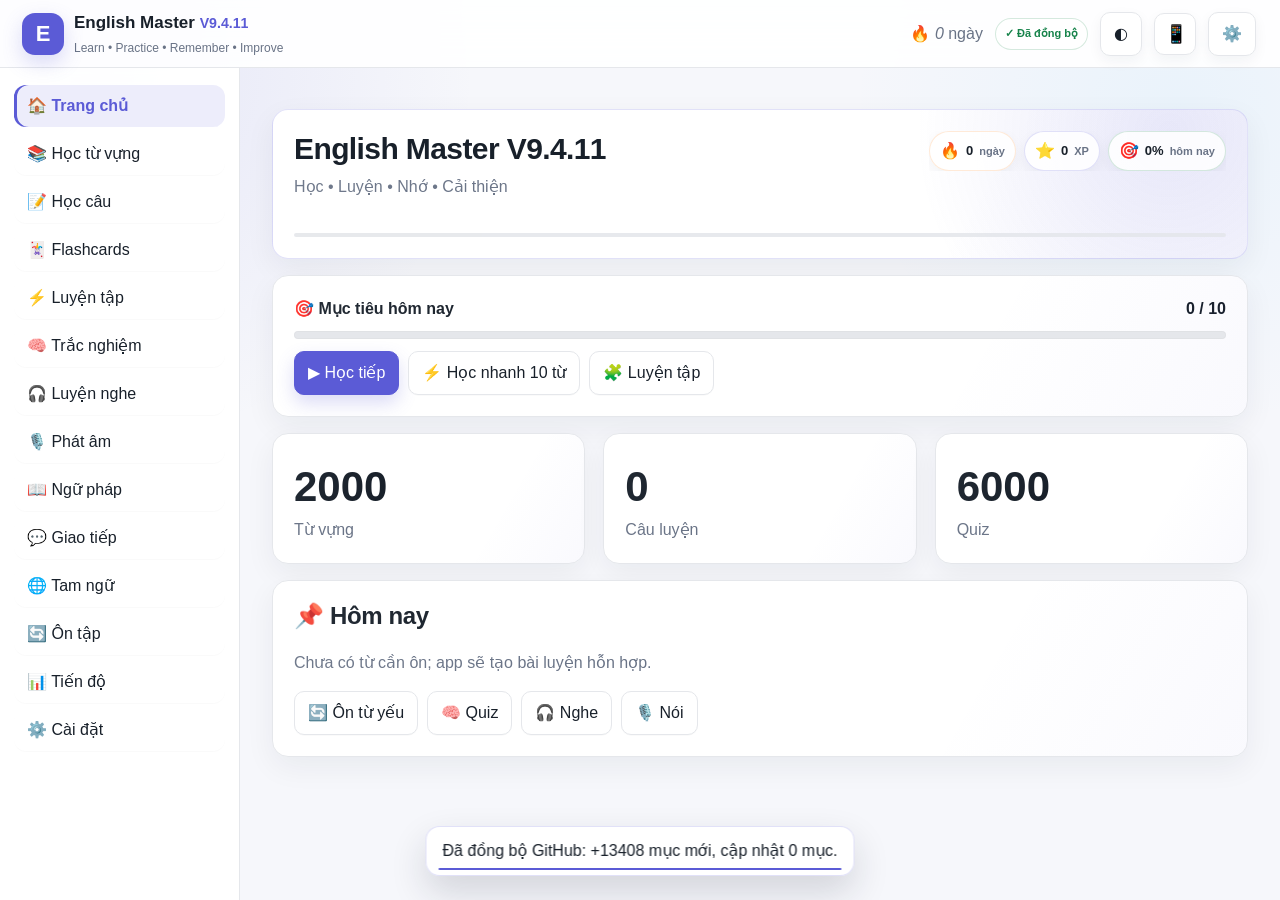
<file: index.html>
<!doctype html>
<html lang="vi">
<head>
<meta charset="utf-8">
<meta name="viewport" content="width=device-width,initial-scale=1">
<meta name="application-version" content="9.4.11">
<meta name="theme-color" content="#5b5bd6">
<link rel="manifest" href="manifest.json">
<meta name="apple-mobile-web-app-capable" content="yes">
<link rel="stylesheet" href="styles.css">
<title>English Master V9.4.11</title>
</head>
<body>
<header class="top"><div class="brand"><b>E</b><div><strong>English Master <small>V9.4.11</small></strong><span>Learn • Practice • Remember • Improve</span></div></div><div class="top-actions"><span>🔥 <i id="streak">0</i> ngày</span><span id="syncStatus" data-state="idle" aria-label="Trạng thái đồng bộ" title="Trạng thái đồng bộ">● Đồng bộ</span><button id="theme" aria-label="Đổi Light / Dark" title="Đổi Light / Dark">◐</button><button id="layoutQuick" class="layout-quick" onclick="toggleLayoutQuick()" aria-label="Chuyển sang giao diện điện thoại" title="Chuyển sang giao diện điện thoại">📱</button><button onclick="show('settings')" aria-label="Cài đặt" title="Cài đặt">⚙️</button></div></header>
<div class="layout"><aside id="side"><button onclick="show('home')" aria-label="Trang chủ" title="Trang chủ">🏠 Trang chủ</button><button onclick="show('vocab')" aria-label="Học từ vựng" title="Học từ vựng">📚 Học từ vựng</button><button onclick="show('sentences')" aria-label="Học câu" title="Học câu">📝 Học câu</button><button onclick="show('flashcards')" aria-label="Flashcards" title="Flashcards">🃏 Flashcards</button><button onclick="show('practice')" aria-label="Luyện tập" title="Luyện tập">⚡ Luyện tập</button><button onclick="show('quiz')" aria-label="Trắc nghiệm" title="Trắc nghiệm">🧠 Trắc nghiệm</button><button onclick="show('listening')" aria-label="Luyện nghe" title="Luyện nghe">🎧 Luyện nghe</button><button onclick="show('speaking')" aria-label="Phát âm" title="Phát âm">🎙️ Phát âm</button><button onclick="show('grammar')" aria-label="Ngữ pháp" title="Ngữ pháp">📖 Ngữ pháp</button><button onclick="show('communication')" aria-label="Giao tiếp" title="Giao tiếp">💬 Giao tiếp</button><button onclick="show('trilingual')" aria-label="Tam ngữ" title="Tam ngữ">🌐 Tam ngữ</button><button onclick="show('review')" aria-label="Ôn tập" title="Ôn tập">🔄 Ôn tập</button><button onclick="show('stats')" aria-label="Tiến độ" title="Tiến độ">📊 Tiến độ</button><button onclick="show('settings')" aria-label="Cài đặt" title="Cài đặt">⚙️ Cài đặt</button></aside><main><div id="view"></div></main></div>
<div id="toast" role="status" aria-live="polite"></div><button id="backTop" aria-label="Về đầu trang" title="Về đầu trang">↑</button>
<script src="app.js?v=9.4.11"></script>
</body></html>
</file>
<file: styles.css>
:root{--p:#5b5bd6;--bg:#f6f7fb;--card:#fff;--text:#18202a;--muted:#697386;--line:#e5e7eb;--ok:#16834a;--bad:#c43d3d}*{box-sizing:border-box}body{margin:0;font-family:Inter,Arial,sans-serif;background:var(--bg);color:var(--text)}body.dark{--bg:#10131a;--card:#181d27;--text:#eef2f7;--muted:#aab3c0;--line:#2a3240}.top{height:68px;background:var(--card);border-bottom:1px solid var(--line);display:flex;align-items:center;justify-content:space-between;padding:0 22px;position:sticky;top:0;z-index:5}.brand{display:flex;gap:10px;align-items:center}.brand>b{width:42px;height:42px;border-radius:13px;background:var(--p);color:white;display:grid;place-items:center;font-size:22px}.brand strong{display:block;font-size:17px}.brand small{color:var(--p)}.brand span{display:block;color:var(--muted);font-size:12px;margin-top:3px}.top-actions{display:flex;gap:12px;align-items:center;color:var(--muted)}button{border:1px solid var(--line);background:var(--card);color:var(--text);padding:9px 13px;border-radius:10px;cursor:pointer}button:hover{border-color:var(--p)}.layout{display:flex;min-height:calc(100vh - 68px)}aside{width:220px;background:var(--card);border-right:1px solid var(--line);padding:14px;position:sticky;top:68px;height:calc(100vh - 68px);overflow:auto}aside button{width:100%;text-align:left;margin:3px 0;border:0}.active{background:#eeeeff!important;color:var(--p)}main{flex:1;padding:26px;max-width:1250px;margin:auto;width:100%}.card{background:var(--card);border:1px solid var(--line);border-radius:16px;padding:20px;margin-bottom:16px}.grid{display:grid;grid-template-columns:repeat(3,minmax(0,1fr));gap:16px}.grid2{display:grid;grid-template-columns:repeat(2,minmax(0,1fr));gap:16px}.hero{padding:28px}.muted{color:var(--muted)}.small{font-size:13px}.badge{display:inline-block;background:#eeeefc;color:var(--p);padding:5px 9px;border-radius:999px;font-size:12px}.word{font-size:34px;font-weight:800}.ipa{color:var(--p);font-size:18px}.big{font-size:42px;font-weight:800}.actions{display:flex;gap:9px;flex-wrap:wrap}.primary{background:var(--p);color:white;border-color:var(--p)}.danger{color:var(--bad)}.success{color:var(--ok)}.flash{min-height:310px;display:grid;place-items:center;text-align:center;cursor:pointer}.options{display:grid;grid-template-columns:repeat(2,1fr);gap:10px}.option{padding:15px;text-align:left}.correct{border-color:var(--ok);background:#effaf3}.wrong{border-color:var(--bad);background:#fff0f0}.progress{height:8px;background:var(--line);border-radius:99px;overflow:hidden}.bar{height:100%;background:var(--p)}input,select{width:100%;padding:11px;border:1px solid var(--line);border-radius:10px;background:var(--card);color:var(--text)}label{font-size:13px;color:var(--muted);display:block;margin-bottom:6px}.row{display:flex;gap:12px;align-items:center}.list{display:grid;gap:8px}.item{padding:13px;border:1px solid var(--line);border-radius:11px}.table{width:100%;border-collapse:collapse}.table th,.table td{padding:10px;border-bottom:1px solid var(--line);text-align:left}.title{font-size:28px;margin:0 0 8px}.hint{background:#f4f5ff;border-radius:10px;padding:12px}.dark .hint{background:#20263a}@media(max-width:800px){aside{width:62px;padding:8px}aside button{font-size:0;text-align:center}aside button:first-letter{font-size:20px}main{padding:15px}.grid,.grid2{grid-template-columns:1fr}.options{grid-template-columns:1fr}.top{padding:0 10px}.top-actions span{display:none}}.toolbar{display:flex;gap:10px;align-items:center;justify-content:space-between;flex-wrap:wrap}.toolbar>.input,.toolbar>input{flex:1;min-width:180px}.table-wrap{overflow:auto}.flash{min-height:340px;border:2px dashed var(--line);border-radius:18px;padding:28px;margin:18px 0;display:grid;place-items:center;text-align:center;cursor:pointer;transition:.15s}.flash:hover{border-color:var(--p);transform:translateY(-1px)}.flash .big{font-size:48px}.rating{display:flex;gap:10px;flex-wrap:wrap;justify-content:center;margin-top:15px}.rating button{min-width:120px}.notice{padding:13px;border-radius:10px;background:#f4f5ff;margin-top:8px}.dark .notice{background:#20263a}.empty{text-align:center;padding:25px;color:var(--muted)}code{word-break:break-all}@media(max-width:900px){.grid{grid-template-columns:repeat(2,minmax(0,1fr))}}@media(max-width:600px){.grid{grid-template-columns:1fr}.top-actions button{padding:7px}.word{font-size:24px}.flash .big{font-size:36px}.table th,.table td{min-width:130px}}
.grid-2{grid-template-columns:repeat(2,minmax(0,1fr))}.btn{font:inherit}.list .item{background:var(--card)}
.jump-control{display:flex;align-items:center;gap:8px;flex-wrap:wrap}.jump-input{width:82px!important;flex:0 0 82px;padding:9px 10px!important}.jump-control button{padding:9px 12px}
body.layout-phone aside{width:62px;padding:8px}body.layout-phone aside button{font-size:0;text-align:center}body.layout-phone aside button:first-letter{font-size:20px}body.layout-phone main{padding:15px}body.layout-phone .grid,body.layout-phone .grid2{grid-template-columns:1fr}body.layout-phone .options{grid-template-columns:1fr}body.layout-phone .top{padding:0 10px}body.layout-phone .top-actions span{display:none}body.layout-phone .word{font-size:24px}body.layout-phone .flash .big{font-size:36px}
body.layout-desktop aside{width:220px;padding:14px}body.layout-desktop aside button{font-size:inherit;text-align:left}body.layout-desktop aside button:first-letter{font-size:inherit}body.layout-desktop main{padding:26px;max-width:1250px}body.layout-desktop .grid{grid-template-columns:repeat(3,minmax(0,1fr))}body.layout-desktop .grid2{grid-template-columns:repeat(2,minmax(0,1fr))}body.layout-desktop .options{grid-template-columns:repeat(2,1fr)}body.layout-desktop .top{padding:0 22px}body.layout-desktop .top-actions span{display:inline}
@media(max-width:600px){.jump-control{width:100%;justify-content:flex-start}.jump-input{width:76px!important;flex-basis:76px}}

/* Phone-only layout: scoped exclusively to body.layout-phone. Desktop layout remains unchanged. */
body.layout-phone{overflow-x:hidden}body.layout-phone .top{height:58px;padding:0 10px}body.layout-phone .brand>b{width:36px;height:36px;border-radius:10px;font-size:19px}body.layout-phone .brand strong{font-size:15px}body.layout-phone .brand span{display:none}body.layout-phone .top-actions{gap:6px}body.layout-phone .top-actions button{padding:7px 9px}
body.layout-phone .layout{display:block;min-height:calc(100vh - 58px)}body.layout-phone #side{position:fixed;left:0;right:0;bottom:0;top:auto;width:auto;height:auto;z-index:20;display:flex;gap:4px;padding:7px 6px;overflow-x:auto;overflow-y:hidden;background:var(--card);border-right:0;border-top:1px solid var(--line);box-shadow:0 -6px 20px rgba(0,0,0,.08)}body.layout-phone #side button{flex:0 0 58px;width:58px;height:46px;margin:0;padding:4px 2px;border-radius:10px;text-align:center;font-size:0;white-space:nowrap}body.layout-phone #side button:first-letter{font-size:19px}body.layout-phone main{max-width:none;width:100%;padding:13px 12px calc(100px + env(safe-area-inset-bottom));margin:0}body.layout-phone .card{border-radius:13px;padding:15px;margin-bottom:12px}body.layout-phone .hero{padding:19px 16px}body.layout-phone .title{font-size:23px}body.layout-phone .grid,body.layout-phone .grid2,body.layout-phone .grid-2{grid-template-columns:1fr!important;gap:12px}body.layout-phone .options{grid-template-columns:1fr!important;gap:9px}body.layout-phone .option{padding:13px}body.layout-phone .actions{gap:7px}body.layout-phone .actions button{min-height:42px}body.layout-phone .row{align-items:stretch;flex-wrap:wrap}body.layout-phone .row>input{flex:1 1 180px}body.layout-phone .table-wrap{margin:0 -3px}body.layout-phone .table th,body.layout-phone .table td{min-width:125px;padding:9px}body.layout-phone .jump-control{width:100%;padding-top:5px}body.layout-phone .jump-input{width:78px!important;flex-basis:78px}body.layout-phone .flash{min-height:280px;padding:20px;margin:13px 0}body.layout-phone .flash .big{font-size:34px}body.layout-phone .word{font-size:25px}
body.layout-desktop .jump-control{width:auto}

/* Mobile robustness: touch targets, safe areas, and long-content containment. */
body.layout-phone{min-width:0;overscroll-behavior-x:none;scroll-padding-bottom:calc(100px + env(safe-area-inset-bottom))}
body.layout-phone button,body.layout-phone input,body.layout-phone select{min-height:42px}
body.layout-phone #side{padding-bottom:calc(7px + env(safe-area-inset-bottom));padding-left:calc(6px + env(safe-area-inset-left));padding-right:calc(6px + env(safe-area-inset-right))}
body.layout-phone #side button{touch-action:manipulation}
body.layout-phone .toolbar{align-items:stretch}
body.layout-phone .toolbar>.jump-control{flex:1 1 100%;order:3}
body.layout-phone .actions{max-width:100%}
body.layout-phone .actions button{max-width:100%;white-space:normal}
body.layout-phone .item,body.layout-phone .card{overflow-wrap:anywhere}
body.layout-phone h1,body.layout-phone h2,body.layout-phone h3,body.layout-phone p{overflow-wrap:anywhere}
body.layout-phone .table-wrap{-webkit-overflow-scrolling:touch}
body.layout-phone .table{min-width:620px}
body.layout-phone .rating button{flex:1 1 100%;min-width:0}
body.layout-phone .jump-input{max-width:88px}


/* Quick device switch */
.layout-quick{min-width:42px;min-height:42px;padding:7px 10px;font-size:18px;line-height:1;display:inline-grid;place-items:center}
body.layout-phone .layout-quick,body.layout-desktop .layout-quick{flex:0 0 42px}

.practice-order{display:flex;flex-wrap:wrap;gap:8px;margin-top:10px;min-height:44px}.token{padding:10px 12px!important;border-radius:10px}.token.chosen{background:var(--p);color:#fff;border-color:var(--p)}body.layout-phone .practice-order{gap:6px}body.layout-phone .token{min-height:42px;padding:9px 11px!important}

/* V9.3.2 performance/accessibility/responsive polish */
html{scroll-behavior:smooth;-webkit-text-size-adjust:100%}
body{-webkit-font-smoothing:antialiased;text-rendering:optimizeLegibility}
button,input,select{font:inherit}
button{min-height:40px;touch-action:manipulation}
button:focus-visible,input:focus-visible,select:focus-visible{outline:3px solid var(--p);outline-offset:2px}
button:disabled{cursor:not-allowed;opacity:.62}
main{contain:layout}
#view{width:100%;min-width:0}
.active{font-weight:700}
.speech-live{display:inline-flex;align-items:center;gap:7px}
.speech-meter{height:9px;background:var(--line);border-radius:999px;overflow:hidden;margin:10px 0 6px}
.speech-meter span{display:block;height:100%;background:var(--p);border-radius:inherit;transition:width .18s ease}
body.layout-desktop main{max-width:1400px;padding:28px 32px}
body.layout-desktop .card{padding:21px}
body.layout-desktop .grid{gap:18px}
body.layout-desktop .options{gap:12px}
body.layout-phone .top{z-index:30;box-shadow:0 1px 0 var(--line)}
body.layout-phone .options .option{min-height:48px}
body.layout-phone .table-wrap{overscroll-behavior-x:contain}
body.layout-phone #side{scroll-snap-type:x proximity}
body.layout-phone #side button{scroll-snap-align:start}
@media(min-width:1200px){
  body.layout-desktop #side{width:240px}
  body.layout-desktop .title{font-size:30px}
}
@media(max-width:800px){
  .top{height:60px}
  .brand strong{white-space:nowrap}
  .brand span{display:none}
}
@media(max-width:520px){
  body.layout-phone .brand small{display:none}
  body.layout-phone .top-actions{gap:3px}
  body.layout-phone .top-actions button{min-width:42px;padding:6px}
  body.layout-phone .card{padding:14px}
  body.layout-phone .title{font-size:22px}
}
@media(prefers-reduced-motion:reduce){
  html{scroll-behavior:auto}
  *,*::before,*::after{animation-duration:.01ms!important;animation-iteration-count:1!important;scroll-behavior:auto!important;transition-duration:.01ms!important}
}
@media(hover:hover){
  body.layout-desktop .card:not(.hero){transition:box-shadow .16s ease,transform .16s ease}
  body.layout-desktop .card:not(.hero):hover{box-shadow:0 6px 18px rgba(15,23,42,.05)}
}

/* V9.3.4 visual motion + interaction system */
:root{--p-strong:#4949c4;--p-soft:rgba(91,91,214,.11);--p-glow:rgba(91,91,214,.22);--shadow-card:0 10px 30px rgba(23,30,52,.06);--shadow-card-hover:0 16px 38px rgba(23,30,52,.11);--ease:cubic-bezier(.2,.75,.25,1)}
body{background:radial-gradient(circle at 8% 8%,rgba(91,91,214,.10),transparent 26%),radial-gradient(circle at 92% 12%,rgba(72,187,255,.07),transparent 23%),var(--bg);transition:background-color .28s ease,color .28s ease}
body.dark{--p-soft:rgba(124,124,240,.14);--p-glow:rgba(124,124,240,.24);--shadow-card:0 12px 30px rgba(0,0,0,.20);--shadow-card-hover:0 18px 42px rgba(0,0,0,.30);background:radial-gradient(circle at 8% 8%,rgba(91,91,214,.13),transparent 28%),radial-gradient(circle at 92% 12%,rgba(72,187,255,.06),transparent 24%),var(--bg)}
.top{background:color-mix(in srgb,var(--card) 90%,transparent);backdrop-filter:blur(16px);-webkit-backdrop-filter:blur(16px);transition:background .28s ease,box-shadow .28s ease,border-color .28s ease}
.brand>b{position:relative;overflow:hidden;box-shadow:0 8px 20px var(--p-glow);transition:transform .25s var(--ease),box-shadow .25s ease}
.brand>b::after{content:"";position:absolute;inset:-35%;background:linear-gradient(120deg,transparent 30%,rgba(255,255,255,.35),transparent 70%);transform:translateX(-120%) rotate(15deg);animation:brandSheen 5s ease-in-out infinite}
.brand:hover>b{transform:translateY(-1px) rotate(-2deg);box-shadow:0 12px 26px var(--p-glow)}
.top-actions>span{transition:transform .2s ease}.top-actions>span:hover{transform:translateY(-1px)}
button{position:relative;overflow:hidden;box-shadow:0 1px 0 rgba(0,0,0,.02);transition:transform .16s var(--ease),box-shadow .2s ease,border-color .2s ease,background-color .2s ease,color .2s ease}
button:active:not(:disabled){transform:translateY(1px) scale(.985)}button.primary{box-shadow:0 8px 18px var(--p-glow)}
@media(hover:hover){button:not(:disabled):hover{transform:translateY(-1px);box-shadow:0 7px 16px rgba(23,30,52,.08)}button.primary:not(:disabled):hover{box-shadow:0 11px 24px var(--p-glow)}aside button:hover{transform:translateX(4px)}}
aside{background:color-mix(in srgb,var(--card) 96%,transparent);backdrop-filter:blur(12px);-webkit-backdrop-filter:blur(12px)}
aside button{position:relative;isolation:isolate;border-radius:12px!important}
aside button::before{content:"";position:absolute;left:0;top:9px;bottom:9px;width:3px;border-radius:99px;background:var(--p);transform:scaleY(0);transition:transform .2s var(--ease)}
aside button.active{background:var(--p-soft)!important;box-shadow:inset 0 0 0 1px rgba(91,91,214,.07)}aside button.active::before{transform:scaleY(1)}
.card{position:relative;overflow:hidden;box-shadow:0 1px 0 rgba(255,255,255,.25),var(--shadow-card);transition:transform .24s var(--ease),box-shadow .24s ease,border-color .24s ease,background-color .28s ease}
.card::before{content:"";position:absolute;inset:0;pointer-events:none;background:linear-gradient(120deg,rgba(255,255,255,.055),transparent 38%,transparent 70%,rgba(91,91,214,.035))}
.hero{border-color:rgba(91,91,214,.18);background:radial-gradient(circle at 92% 15%,rgba(91,91,214,.13),transparent 28%),linear-gradient(180deg,var(--card),var(--card))}
.hero .title{position:relative;letter-spacing:-.02em}.grid>.card,.grid2>.card,.grid-2>.card{min-width:0}
.item{transition:transform .18s var(--ease),border-color .18s ease,background-color .18s ease}
@media(hover:hover){.card:not(.hero):hover{transform:translateY(-3px);box-shadow:var(--shadow-card-hover);border-color:rgba(91,91,214,.18)}.item:hover{transform:translateY(-1px);border-color:rgba(91,91,214,.22);background:var(--p-soft)}}
.table tbody tr{transition:background-color .16s ease,transform .16s ease}.table tbody tr:hover{background:var(--p-soft)}
input,select{transition:border-color .18s ease,box-shadow .18s ease,transform .18s var(--ease)}input:focus,select:focus{border-color:var(--p);box-shadow:0 0 0 4px var(--p-soft);transform:translateY(-1px)}
.progress{position:relative;box-shadow:inset 0 0 0 1px rgba(0,0,0,.025)}.bar{position:relative;overflow:hidden;border-radius:inherit;box-shadow:0 0 12px var(--p-glow);animation:progressFill .65s var(--ease) both}
.bar::after{content:"";position:absolute;inset:0;background:linear-gradient(100deg,transparent 20%,rgba(255,255,255,.34) 50%,transparent 80%);transform:translateX(-120%);animation:barSheen 1.8s ease-in-out .15s both}
.options .option,.actions button,.rating button,.practice-order .token{transition:transform .18s var(--ease),box-shadow .18s ease,border-color .18s ease,background-color .18s ease}
@media(hover:hover){.options .option:hover,.rating button:hover,.practice-order .token:hover{transform:translateY(-2px)}}
.options .option:disabled{transform:none}.correct{animation:answerPop .32s var(--ease)}.wrong{animation:answerShake .36s ease}
.practice-order .token.chosen{box-shadow:0 7px 16px var(--p-glow)}.flash{perspective:1200px;transform-style:preserve-3d;will-change:transform,opacity}
.flash.flipped{animation:flashFlipIn .42s var(--ease) both}.flash:not(.flipped){animation:flashFrontIn .38s var(--ease) both}.rating{animation:riseIn .38s .05s var(--ease) both}.notice{animation:riseIn .34s var(--ease) both}
#view.page-enter{animation:viewFade .32s ease both}#view.page-enter>.card{animation:cardEnter .46s var(--ease) both}
#view.page-enter>.card:nth-child(1){animation-delay:.02s}#view.page-enter>.card:nth-child(2){animation-delay:.07s}#view.page-enter>.card:nth-child(3){animation-delay:.12s}#view.page-enter>.card:nth-child(4){animation-delay:.17s}#view.page-enter>.card:nth-child(5){animation-delay:.22s}#view.page-enter>.card:nth-child(6){animation-delay:.27s}#view.page-enter>.card:nth-child(7){animation-delay:.32s}#view.page-enter>.card:nth-child(8){animation-delay:.37s}
#toast{position:fixed;left:50%;bottom:24px;z-index:100;min-width:min(340px,calc(100vw - 28px));max-width:min(560px,calc(100vw - 28px));padding:12px 16px;border:1px solid rgba(91,91,214,.18);border-radius:14px;background:color-mix(in srgb,var(--card) 94%,transparent);color:var(--text);box-shadow:0 16px 36px rgba(23,30,52,.16);backdrop-filter:blur(16px);-webkit-backdrop-filter:blur(16px);opacity:0;pointer-events:none;transform:translate(-50%,18px) scale(.96);transition:opacity .22s ease,transform .28s var(--ease)}
#toast.show{opacity:1;transform:translate(-50%,0) scale(1)}#toast.show::after{content:"";position:absolute;left:12px;right:12px;bottom:5px;height:2px;border-radius:999px;background:var(--p);transform-origin:left;animation:toastProgress 2.55s linear both}
.layout-quick{box-shadow:0 6px 16px var(--p-soft)}
body.layout-phone #side{background:color-mix(in srgb,var(--card) 94%,transparent);backdrop-filter:blur(16px);-webkit-backdrop-filter:blur(16px)}
body.layout-phone #side button{transition:transform .18s var(--ease),background .18s ease,box-shadow .18s ease}
body.layout-phone #side button.active{box-shadow:inset 0 0 0 1px rgba(91,91,214,.10),0 5px 14px var(--p-soft)}
body.layout-phone #side button.active::before{left:10px;right:10px;top:auto;bottom:3px;width:auto;height:3px;transform:scaleX(1)}
body.layout-phone #side button::before{left:10px;right:10px;top:auto;bottom:3px;width:auto;height:3px;transform:scaleX(0)}
@media(max-width:600px){#toast{bottom:calc(78px + env(safe-area-inset-bottom))}}
@keyframes viewFade{from{opacity:.35}to{opacity:1}}@keyframes cardEnter{from{opacity:0;transform:translateY(12px) scale(.985)}to{opacity:1;transform:none}}
@keyframes brandSheen{0%,35%{transform:translateX(-120%) rotate(15deg)}58%,100%{transform:translateX(130%) rotate(15deg)}}
@keyframes progressFill{from{transform:scaleX(.15);opacity:.45}to{transform:scaleX(1);opacity:1}}@keyframes barSheen{from{transform:translateX(-120%)}to{transform:translateX(120%)}}
@keyframes flashFrontIn{from{opacity:0;transform:rotateX(-4deg) translateY(8px) scale(.985)}to{opacity:1;transform:none}}@keyframes flashFlipIn{from{opacity:0;transform:rotateY(75deg) scale(.96)}to{opacity:1;transform:rotateY(0) scale(1)}}
@keyframes answerPop{0%{transform:scale(.98)}60%{transform:scale(1.015)}100%{transform:scale(1)}}@keyframes answerShake{0%,100%{transform:translateX(0)}25%{transform:translateX(-4px)}75%{transform:translateX(4px)}}
@keyframes riseIn{from{opacity:0;transform:translateY(7px)}to{opacity:1;transform:none}}@keyframes toastProgress{from{transform:scaleX(0)}to{transform:scaleX(1)}}
.flash-hint{margin:8px 0 0;text-align:center}
button:focus-visible,input:focus-visible,select:focus-visible,[tabindex]:focus-visible{outline:3px solid color-mix(in srgb,var(--p) 58%,white);outline-offset:2px;box-shadow:0 0 0 5px var(--p-soft)!important}
@media(pointer:coarse){button{min-height:44px}.actions button{min-width:44px}.jump-input{min-height:44px}}
body.layout-phone main{padding-bottom:calc(18px + env(safe-area-inset-bottom))}
body.layout-phone #view{padding-bottom:calc(12px + env(safe-area-inset-bottom))}
@media(prefers-reduced-motion:reduce){body{transition:none}button,.card,.item,input,select{transition:none!important}#toast.show::after{animation:none}#view.page-enter,#view.page-enter>.card,.flash,.rating,.notice,.bar,.brand>b::after{animation:none!important}}

/* V9.3.5 interface feedback layer */
.hero-top{display:flex;align-items:flex-start;justify-content:space-between;gap:20px}
.hero-top>div:first-child{min-width:0;flex:1}
.hero-stats{display:flex;gap:8px;flex-wrap:wrap;justify-content:flex-end;max-width:430px}
.hero-chip{display:inline-flex;align-items:center;gap:6px;padding:7px 10px;border:1px solid var(--line);border-radius:999px;background:color-mix(in srgb,var(--card) 86%,transparent);box-shadow:0 5px 14px rgba(23,30,52,.05);white-space:nowrap;animation:chipFloat .45s var(--ease) both}
.hero-chip:nth-child(2){animation-delay:.06s}.hero-chip:nth-child(3){animation-delay:.12s}
.hero-chip small{color:var(--muted);font-size:11px;font-weight:600}
.hero-chip b{font-size:13px}
.hero-chip.flame{border-color:rgba(255,138,43,.18)}.hero-chip.xp{border-color:rgba(91,91,214,.18)}.hero-chip.goal{border-color:rgba(22,131,74,.18)}
.hero-progress{height:4px;margin-top:18px;border-radius:999px;background:var(--line);overflow:hidden;opacity:.9}
.hero-progress span{display:block;height:100%;border-radius:inherit;background:linear-gradient(90deg,var(--p),#7b7be7);box-shadow:0 0 12px var(--p-glow);animation:heroProgress .72s var(--ease) both}
button::after{content:"";position:absolute;left:50%;top:50%;width:0;height:0;padding-top:0;border-radius:50%;background:var(--p-soft);transform:translate(-50%,-50%);pointer-events:none;opacity:0}
button:active:not(:disabled)::after{width:150%;padding-top:150%;opacity:1;transition:width .24s ease,padding-top .24s ease,opacity .24s ease}
button.primary::after{background:rgba(255,255,255,.16)}
.top-actions button{box-shadow:0 5px 14px rgba(23,30,52,.05)}
.top-actions button:hover{box-shadow:0 8px 18px var(--p-soft)}
#theme{transition:transform .32s var(--ease),background-color .25s ease,box-shadow .25s ease}
body.dark #theme{transform:rotate(180deg)}
body.layout-phone .hero-top{display:block}
body.layout-phone .hero-stats{margin-top:12px;justify-content:flex-start;max-width:none}
body.layout-phone .hero-chip{padding:7px 9px}
body.layout-phone .hero-progress{margin-top:14px}
@media(max-width:700px){
  .hero-top{display:block}
  .hero-stats{justify-content:flex-start;margin-top:12px;max-width:none}
  .hero-chip{padding:7px 9px}
}
@keyframes chipFloat{from{opacity:0;transform:translateY(7px) scale(.97)}to{opacity:1;transform:none}}
@keyframes heroProgress{from{transform:scaleX(.05);transform-origin:left;opacity:.35}to{transform:scaleX(1);transform-origin:left;opacity:1}}
@media(prefers-reduced-motion:reduce){
  .hero-chip,.hero-progress span{animation:none!important}
  button::after{display:none}
  #theme{transition:none!important}
}

/* V9.3.6 learning feedback effects */
#view{position:relative}
#view::after{content:"";position:fixed;inset:0;pointer-events:none;z-index:90;opacity:0}
#view.feedback-good::after{background:radial-gradient(circle at 50% 18%,rgba(22,131,74,.16),transparent 28%);animation:feedbackGood .58s ease-out both}
#view.feedback-bad::after{background:radial-gradient(circle at 50% 18%,rgba(196,61,61,.14),transparent 25%);animation:feedbackBad .42s ease-out both}
#view.feedback-xp::after{background:radial-gradient(circle at 50% 10%,var(--p-glow),transparent 26%);animation:feedbackXp .62s ease-out both}
.result-good,.result-bad{border-radius:12px;padding:10px 12px;margin-top:10px}
.result-good{animation:resultGood .42s var(--ease) both;background:var(--p-soft);box-shadow:0 0 0 1px rgba(91,91,214,.08)}
.result-bad{animation:resultBad .4s ease both;background:rgba(196,61,61,.08);box-shadow:0 0 0 1px rgba(196,61,61,.10)}
.correct{box-shadow:0 0 0 1px rgba(22,131,74,.10),0 8px 22px rgba(22,131,74,.11);animation:answerWin .45s var(--ease) both!important}
.wrong{box-shadow:0 0 0 1px rgba(196,61,61,.10),0 8px 20px rgba(196,61,61,.09);animation:answerShake .38s ease both!important}
@keyframes feedbackGood{0%{opacity:0;transform:scale(.94)}25%{opacity:1}100%{opacity:0;transform:scale(1.05)}}
@keyframes feedbackBad{0%{opacity:0}20%{opacity:1}65%{opacity:.3}100%{opacity:0}}
@keyframes feedbackXp{0%{opacity:0;transform:scale(.9)}28%{opacity:1}100%{opacity:0;transform:scale(1.08)}}
@keyframes resultGood{from{opacity:0;transform:translateY(5px) scale(.985)}60%{transform:translateY(-1px) scale(1.01)}to{opacity:1;transform:none}}
@keyframes resultBad{0%{opacity:0;transform:translateX(0)}25%{transform:translateX(-3px)}50%{transform:translateX(3px)}100%{opacity:1;transform:none}}
@keyframes answerWin{0%{transform:scale(.98)}55%{transform:scale(1.025)}100%{transform:scale(1)}}
@media(prefers-reduced-motion:reduce){
  #view.feedback-good::after,#view.feedback-bad::after,#view.feedback-xp::after,.result-good,.result-bad,.correct,.wrong{animation:none!important}
}

/* V9.3.7 tactile navigation layer */
button::after{left:var(--ripple-x,50%);top:var(--ripple-y,50%)}
.xp-burst{position:fixed;top:78px;right:22px;z-index:120;pointer-events:none;padding:8px 12px;border:1px solid rgba(91,91,214,.20);border-radius:999px;background:color-mix(in srgb,var(--card) 92%,transparent);color:var(--p);font-weight:800;font-size:13px;box-shadow:0 12px 28px rgba(23,30,52,.14),0 0 0 5px var(--p-soft);backdrop-filter:blur(14px);-webkit-backdrop-filter:blur(14px);animation:xpBurst .78s var(--ease) both}
#streak{display:inline-block;transform-origin:center;will-change:transform}
#streak.streak-pulse{animation:streakPulse .56s var(--ease) both}
#backTop{position:fixed;right:22px;bottom:24px;z-index:95;width:44px;height:44px;min-height:44px;padding:0;display:grid;place-items:center;border-radius:50%;background:color-mix(in srgb,var(--card) 92%,transparent);backdrop-filter:blur(14px);-webkit-backdrop-filter:blur(14px);box-shadow:0 12px 28px rgba(23,30,52,.13);opacity:0;pointer-events:none;transform:translateY(10px) scale(.9);transition:opacity .22s ease,transform .24s var(--ease),box-shadow .2s ease}
#backTop.show{opacity:1;pointer-events:auto;transform:none}
#backTop:hover{box-shadow:0 16px 32px var(--p-soft)}
body.layout-phone #backTop{right:14px;bottom:calc(84px + env(safe-area-inset-bottom))}
@keyframes xpBurst{0%{opacity:0;transform:translateY(9px) scale(.78)}25%{opacity:1;transform:translateY(0) scale(1.06)}100%{opacity:0;transform:translateY(-34px) scale(1)}}
@keyframes streakPulse{0%{transform:scale(1)}45%{transform:scale(1.34)}100%{transform:scale(1)}}
@media(max-width:600px){.xp-burst{top:66px;right:12px}#backTop{right:12px}}
@media(prefers-reduced-motion:reduce){.xp-burst,#streak.streak-pulse{animation:none!important}#backTop{transition:none!important}}

/* V9.3.8 loading and sync surface */
#syncStatus{
  display:inline-flex;align-items:center;justify-content:center;gap:5px;
  min-height:32px;padding:5px 9px;border:1px solid var(--line);border-radius:999px;
  color:var(--muted);background:color-mix(in srgb,var(--card) 88%,transparent);
  font-size:11px;font-weight:700;white-space:nowrap;
  transition:transform .2s var(--ease),border-color .2s ease,background-color .2s ease,color .2s ease;
}
#syncStatus[data-state="sync"]{color:var(--p);border-color:rgba(91,91,214,.2);animation:syncPulse 1.1s ease-in-out infinite}
#syncStatus[data-state="ok"]{color:var(--ok);border-color:rgba(22,131,74,.18)}
#syncStatus[data-state="error"]{color:var(--bad);border-color:rgba(196,61,61,.18)}
#view.boot-loading{animation:none}
.skeleton-line,.skeleton-card span,.skeleton-chips span,.skeleton-progress{
  position:relative;overflow:hidden;background:linear-gradient(90deg,var(--line),color-mix(in srgb,var(--line) 55%,var(--card)),var(--line));
  background-size:220% 100%;animation:skeletonWave 1.2s linear infinite;border-radius:10px
}
.skeleton-hero{min-height:165px}
.skeleton-line{height:14px;width:46%;margin:4px 0 11px}.skeleton-line.wide{height:27px;width:62%;border-radius:9px}
.skeleton-chips{display:flex;gap:8px;margin-top:19px}.skeleton-chips span{height:30px;width:84px;border-radius:999px}
.skeleton-progress{height:5px;width:100%;margin-top:18px}
.skeleton-card{min-height:110px;padding:19px;display:flex;flex-direction:column;gap:12px;justify-content:center}
.skeleton-card span:first-child{height:26px;width:38%;border-radius:8px}.skeleton-card span:last-child{height:13px;width:58%}
@keyframes skeletonWave{0%{background-position:200% 0}100%{background-position:-20% 0}}
@keyframes syncPulse{0%,100%{opacity:.65;transform:scale(1)}50%{opacity:1;transform:scale(1.03)}}
@media(max-width:800px){#syncStatus{display:none}}
@media(prefers-reduced-motion:reduce){
  #syncStatus{animation:none!important}
  .skeleton-line,.skeleton-card span,.skeleton-chips span,.skeleton-progress{animation:none!important}
}

/* V9.3.9 deep UI polish: controlled motion + layout stability */
#view{min-height:calc(100vh - 150px)}
#view.page-enter{will-change:opacity,transform}
#view.page-enter>.card{will-change:opacity,transform}
.hero-stats{contain:layout paint}
.hero-chip{animation-duration:.32s}
.progress .bar,.hero-progress span{transform-origin:left center}
@media(hover:hover){
  body.layout-desktop .card:not(.hero):hover{transform:translateY(-2px)}
  body.layout-desktop .item:hover{transform:translateY(-1px)}
}
@media(max-width:800px){
  #view{min-height:calc(100vh - 142px)}
  .hero-top{align-items:stretch;flex-direction:column}
  .hero-stats{justify-content:flex-start;max-width:none}
}
@media(prefers-reduced-motion:reduce){
  #view.page-enter,#view.page-enter>.card{will-change:auto}
}

/* V9.4.0 comprehensive UX foundation */
:root{--focus:3px solid var(--p);--radius-lg:18px;--radius-md:13px;--surface-2:color-mix(in srgb,var(--card) 92%,var(--bg))}
body{line-height:1.5}
h1,h2,h3{line-height:1.2;letter-spacing:-.015em}
h1,h2,h3,p{margin-top:0}
.card{box-shadow:var(--shadow-card);transition:box-shadow .18s ease,border-color .18s ease,background-color .18s ease}
.card:focus-within{border-color:color-mix(in srgb,var(--p) 42%,var(--line));box-shadow:0 0 0 3px var(--p-soft),var(--shadow-card)}
button:focus-visible,input:focus-visible,select:focus-visible,[tabindex]:focus-visible{outline:var(--focus);outline-offset:3px;box-shadow:0 0 0 6px var(--p-soft)!important}
button[aria-current="page"],aside button.active{background:var(--p-soft)!important;color:var(--p)!important}
aside button{min-height:42px}
aside button.active{box-shadow:inset 3px 0 0 var(--p)}
.table th{position:sticky;top:0;background:var(--card);z-index:1}
.table tbody tr{transition:background-color .14s ease}
@media(hover:hover){.table tbody tr:hover{background:var(--p-soft)}.item:hover{border-color:color-mix(in srgb,var(--p) 25%,var(--line))}}
input::placeholder{color:var(--muted);opacity:.78}
select{appearance:auto}
.error-state{text-align:center;padding:34px 22px}
.error-icon{font-size:40px;margin-bottom:10px}
.error-state details{text-align:left;margin:16px 0;padding:10px;background:var(--surface-2);border-radius:10px}
.error-state code{display:block;white-space:pre-wrap;overflow-wrap:anywhere;margin-top:8px}
.empty{border:1px dashed var(--line);border-radius:var(--radius-md);background:var(--surface-2)}
.notice{border:1px solid color-mix(in srgb,var(--p) 12%,var(--line))}
.progress{position:relative}
.progress .bar{min-width:0;transition:width .35s var(--ease)}
body.layout-phone .card:focus-within{box-shadow:0 0 0 2px var(--p-soft),var(--shadow-card)}
body.layout-phone .table th{position:sticky;left:auto}
@media(max-width:800px){main{padding-top:18px}.card{border-radius:15px}.hero{border-radius:17px}}
@media(prefers-reduced-motion:reduce){.card,.table tbody tr,.progress .bar{transition:none!important}}
</file>
